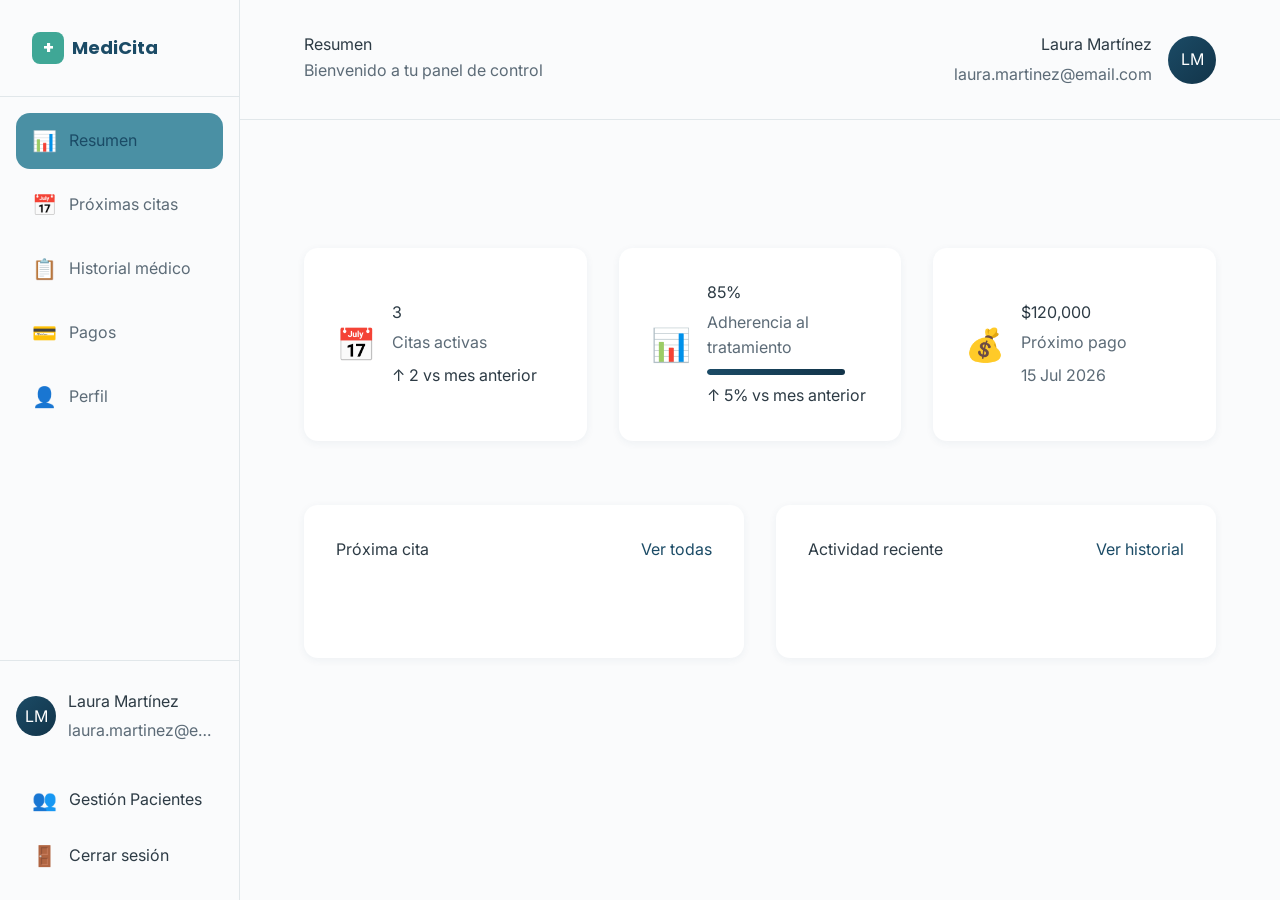
<file: pages/dashboard.html>
<!DOCTYPE html>
<html lang="es-CO">
<head>
  <meta charset="UTF-8">
  <meta name="viewport" content="width=device-width, initial-scale=1.0">
  <title>MediCita | Dashboard del paciente</title>
  <meta name="description" content="Gestiona tus citas médicas, historial y pagos en MediCita.">
  <link rel="icon" href="data:image/svg+xml,%3Csvg xmlns='http://www.w3.org/2000/svg' viewBox='0 0 32 32'%3E%3Crect width='32' height='32' rx='8' fill='%233FA796'/%3E%3Cpath d='M16 8v16M8 16h16' stroke='%23FAFBFC' stroke-width='3.5' stroke-linecap='round'/%3E%3C/svg%3E">

  <link rel="preconnect" href="https://fonts.googleapis.com">
  <link rel="preconnect" href="https://fonts.gstatic.com" crossorigin>
  <link href="https://fonts.googleapis.com/css2?family=Poppins:wght@600;700&family=Inter:wght@400;500&display=swap" rel="stylesheet">

  <link rel="stylesheet" href="../assets/css/reset.css">
  <link rel="stylesheet" href="../assets/css/variables.css">
  <link rel="stylesheet" href="../assets/css/base.css">
  <link rel="stylesheet" href="../assets/css/layout.css">
  <link rel="stylesheet" href="../assets/css/components.css">
  <link rel="stylesheet" href="../assets/css/dashboard.css">
  <link rel="stylesheet" href="../assets/css/responsive.css">
</head>
<body>
  <a class="skip-link" href="#dashboard-main">Saltar al contenido principal</a>

  <div class="mobile-overlay" id="mobile-overlay" aria-hidden="true"></div>

  <div class="dashboard-layout">
    <!-- SIDEBAR -->
    <aside class="dashboard-sidebar" id="dashboard-sidebar" aria-label="Navegación del dashboard">
      <button type="button" class="sidebar-close" id="sidebar-close" aria-label="Cerrar menú de navegación">×</button>
      <div class="sidebar-header">
        <a href="../index.html" class="navbar-logo">
          <span class="logo-mark" aria-hidden="true">+</span>
          <span class="logo-text">MediCita</span>
        </a>
      </div>

      <nav class="sidebar-nav" aria-label="Menú de navegación">
        <ul class="sidebar-menu">
          <li>
            <button type="button" class="sidebar-link sidebar-link--active" data-tab="overview" aria-current="page">
              <span class="sidebar-icon" aria-hidden="true">📊</span>
              <span>Resumen</span>
            </button>
          </li>
          <li>
            <button type="button" class="sidebar-link" data-tab="appointments">
              <span class="sidebar-icon" aria-hidden="true">📅</span>
              <span>Próximas citas</span>
            </button>
          </li>
          <li>
            <button type="button" class="sidebar-link" data-tab="history">
              <span class="sidebar-icon" aria-hidden="true">📋</span>
              <span>Historial médico</span>
            </button>
          </li>
          <li>
            <button type="button" class="sidebar-link" data-tab="payments">
              <span class="sidebar-icon" aria-hidden="true">💳</span>
              <span>Pagos</span>
            </button>
          </li>
          <li>
            <button type="button" class="sidebar-link" data-tab="profile">
              <span class="sidebar-icon" aria-hidden="true">👤</span>
              <span>Perfil</span>
            </button>
          </li>
        </ul>
      </nav>

      <div class="sidebar-footer">
        <div class="sidebar-user">
          <div class="sidebar-avatar" aria-hidden="true">
            <span id="sidebar-avatar-initials">LM</span>
          </div>
          <div class="sidebar-user-info">
            <p class="sidebar-user-name" id="sidebar-user-name">Laura Martínez</p>
            <p class="sidebar-user-email" id="sidebar-user-email">laura.martinez@email.com</p>
          </div>
        </div>
        <a href="patients.html" class="sidebar-logout">
          <span class="sidebar-icon" aria-hidden="true">👥</span>
          <span>Gestión Pacientes</span>
        </a>
        <a href="../index.html" class="sidebar-logout">
          <span class="sidebar-icon" aria-hidden="true">🚪</span>
          <span>Cerrar sesión</span>
        </a>
      </div>
    </aside>

    <!-- MAIN CONTENT -->
    <main class="dashboard-main" id="dashboard-main">
      <!-- HEADER -->
      <header class="dashboard-header">
        <div class="dashboard-header-inner">
          <div style="display: flex; align-items: center; gap: var(--space-4);">
            <button type="button" class="mobile-menu-toggle" id="mobile-menu-toggle" aria-label="Abrir menú de navegación" aria-expanded="false" aria-controls="dashboard-sidebar">
              <span class="mobile-menu-toggle-bar"></span>
              <span class="mobile-menu-toggle-bar"></span>
              <span class="mobile-menu-toggle-bar"></span>
            </button>
            <div>
              <h1 class="dashboard-title" id="dashboard-title">Resumen</h1>
              <p class="dashboard-subtitle" id="dashboard-subtitle">Bienvenido a tu panel de control</p>
            </div>
          </div>
          <div class="dashboard-user">
            <div class="user-info">
              <p class="user-name" id="user-name">Laura Martínez</p>
              <p class="user-email" id="user-email">laura.martinez@email.com</p>
            </div>
            <div class="user-avatar" aria-hidden="true">
              <span>LM</span>
            </div>
          </div>
        </div>
      </header>

      <!-- CONTENT AREA -->
      <div class="dashboard-content">
        <!-- TAB: OVERVIEW -->
        <section class="dashboard-tab dashboard-tab--active" id="tab-overview" aria-labelledby="dashboard-title">
          <div class="stats-grid">
            <article class="stat-card card">
              <div class="stat-icon" aria-hidden="true">📅</div>
              <div>
                <p class="stat-number" id="stat-appointments">3</p>
                <p class="stat-label">Citas activas</p>
                <p class="stat-variation stat-variation--positive">
                  <span aria-hidden="true">↑</span> 2 vs mes anterior
                </p>
              </div>
            </article>

            <article class="stat-card card">
              <div class="stat-icon" aria-hidden="true">📊</div>
              <div>
                <p class="stat-number" id="stat-adherence">85%</p>
                <p class="stat-label">Adherencia al tratamiento</p>
                <div class="stat-progress-bar">
                  <div class="stat-progress-fill" style="width: 85%;"></div>
                </div>
                <p class="stat-variation stat-variation--positive">
                  <span aria-hidden="true">↑</span> 5% vs mes anterior
                </p>
              </div>
            </article>

            <article class="stat-card card">
              <div class="stat-icon" aria-hidden="true">💰</div>
              <div>
                <p class="stat-number" id="stat-next-payment">$120,000</p>
                <p class="stat-label">Próximo pago</p>
                <p class="stat-variation stat-variation--neutral">
                  15 Jul 2026
                </p>
              </div>
            </article>
          </div>

          <div class="dashboard-grid">
            <section class="dashboard-section card">
              <div class="dashboard-section-header">
                <h2 class="dashboard-section-title">Próxima cita</h2>
                <a href="#" class="dashboard-link" data-tab="appointments">Ver todas</a>
              </div>
              <div class="next-appointment" id="next-appointment">
                <!-- Content populated by JS -->
              </div>
            </section>

            <section class="dashboard-section card">
              <div class="dashboard-section-header">
                <h2 class="dashboard-section-title">Actividad reciente</h2>
                <a href="#" class="dashboard-link" data-tab="history">Ver historial</a>
              </div>
              <ul class="activity-list" id="activity-list">
                <!-- Content populated by JS -->
              </ul>
            </section>
          </div>
        </section>

        <!-- TAB: APPOINTMENTS -->
        <section class="dashboard-tab" id="tab-appointments" aria-labelledby="appointments-title">
          <div class="dashboard-section-header">
            <h2 class="dashboard-section-title" id="appointments-title">Mis citas</h2>
            <button type="button" class="btn btn-primary btn-small" id="btn-new-appointment">Agendar nueva cita</button>
          </div>
          <div class="appointments-table-wrapper">
            <table class="appointments-table" id="appointments-table">
              <thead>
                <tr>
                  <th>Especialidad</th>
                  <th class="hide-mobile">Médico</th>
                  <th>Modalidad</th>
                  <th class="hide-mobile">Fecha</th>
                  <th>Precio COP</th>
                  <th>Estado</th>
                </tr>
              </thead>
              <tbody id="appointments-table-body">
                <tr>
                  <td>Cardiología</td>
                  <td class="hide-mobile">Dr. Andrés Gutiérrez</td>
                  <td>Videoconsulta</td>
                  <td class="hide-mobile">15 Jul 2026</td>
                  <td>$120,000</td>
                  <td><span class="appointment-badge appointment-badge--confirmed">Confirmada</span></td>
                </tr>
                <tr>
                  <td>Dermatología</td>
                  <td class="hide-mobile">Dra. Valentina León</td>
                  <td>Videoconsulta</td>
                  <td class="hide-mobile">22 Jul 2026</td>
                  <td>$95,000</td>
                  <td><span class="appointment-badge appointment-badge--confirmed">Confirmada</span></td>
                </tr>
                <tr>
                  <td>Medicina general</td>
                  <td class="hide-mobile">Dra. Camila Ramírez</td>
                  <td>Videoconsulta</td>
                  <td class="hide-mobile">10 Jul 2026</td>
                  <td>$85,000</td>
                  <td><span class="appointment-badge appointment-badge--completed">Completada</span></td>
                </tr>
                <tr>
                  <td>Psicología</td>
                  <td class="hide-mobile">Dr. Santiago Mejía</td>
                  <td>Videoconsulta</td>
                  <td class="hide-mobile">28 Jun 2026</td>
                  <td>$110,000</td>
                  <td><span class="appointment-badge appointment-badge--completed">Completada</span></td>
                </tr>
                <tr>
                  <td>Nutrición</td>
                  <td class="hide-mobile">Dra. María González</td>
                  <td>Videoconsulta</td>
                  <td class="hide-mobile">20 Jun 2026</td>
                  <td>$75,000</td>
                  <td><span class="appointment-badge appointment-badge--cancelled">Cancelada</span></td>
                </tr>
              </tbody>
            </table>
          </div>
        </section>

        <!-- TAB: HISTORY -->
        <section class="dashboard-tab" id="tab-history" aria-labelledby="history-title">
          <div class="dashboard-section-header">
            <h2 class="dashboard-section-title" id="history-title">Historial médico</h2>
            <button type="button" class="btn btn-ghost btn-small" id="btn-export-history">Exportar historial</button>
          </div>
          <div class="history-table-wrapper">
            <table class="history-table" id="history-table">
              <thead>
                <tr>
                  <th>Fecha</th>
                  <th>Especialidad</th>
                  <th>Médico</th>
                  <th>Diagnóstico</th>
                  <th>Acciones</th>
                </tr>
              </thead>
              <tbody id="history-table-body">
                <!-- Content populated by JS -->
              </tbody>
            </table>
          </div>
        </section>

        <!-- TAB: PAYMENTS -->
        <section class="dashboard-tab" id="tab-payments" aria-labelledby="payments-title">
          <div class="dashboard-section-header">
            <h2 class="dashboard-section-title" id="payments-title">Historial de pagos</h2>
          </div>
          <div class="payments-list" id="payments-list">
            <!-- Content populated by JS -->
          </div>
        </section>

        <!-- TAB: PROFILE -->
        <section class="dashboard-tab" id="tab-profile" aria-labelledby="profile-title">
          <div class="dashboard-section-header">
            <h2 class="dashboard-section-title" id="profile-title">Mi perfil</h2>
          </div>
          <form class="profile-form" id="profile-form" novalidate>
            <div class="profile-header">
              <div class="profile-avatar-large">
                <span id="profile-avatar-initials">LM</span>
              </div>
              <button type="button" class="btn btn-ghost btn-small" id="btn-change-photo">Cambiar foto</button>
              <input type="file" id="photo-upload-input" accept="image/*" hidden>
            </div>

            <div class="form-grid">
              <div class="form-row">
                <label for="profile-full-name" class="form-label">Nombre completo</label>
                <input type="text" id="profile-full-name" name="full-name" class="form-input" required aria-describedby="profile-full-name-error">
                <span class="form-error" id="profile-full-name-error" role="alert"></span>
              </div>

              <div class="form-row">
                <label for="profile-email" class="form-label">Correo electrónico</label>
                <input type="email" id="profile-email" name="email" class="form-input" required aria-describedby="profile-email-error">
                <span class="form-error" id="profile-email-error" role="alert"></span>
              </div>

              <div class="form-row">
                <label for="profile-phone" class="form-label">Número de celular</label>
                <input type="tel" id="profile-phone" name="phone" class="form-input" required maxlength="10" aria-describedby="profile-phone-error">
                <span class="form-error" id="profile-phone-error" role="alert"></span>
              </div>

              <div class="form-row">
                <label for="profile-birthdate" class="form-label">Fecha de nacimiento</label>
                <input type="date" id="profile-birthdate" name="birthdate" class="form-input" required readonly aria-describedby="profile-birthdate-error">
                <span class="form-error" id="profile-birthdate-error" role="alert"></span>
              </div>

              <div class="form-row form-row--full">
                <label for="profile-address" class="form-label">Dirección</label>
                <input type="text" id="profile-address" name="address" class="form-input" aria-describedby="profile-address-error">
                <span class="form-error" id="profile-address-error" role="alert"></span>
              </div>

              <div class="form-row">
                <label for="profile-city" class="form-label">Ciudad</label>
                <input type="text" id="profile-city" name="city" class="form-input" required aria-describedby="profile-city-error">
                <span class="form-error" id="profile-city-error" role="alert"></span>
              </div>

              <div class="form-row">
                <label for="profile-occupation" class="form-label">Ocupación</label>
                <input type="text" id="profile-occupation" name="occupation" class="form-input" aria-describedby="profile-occupation-error">
                <span class="form-error" id="profile-occupation-error" role="alert"></span>
              </div>
            </div>

            <div class="profile-actions">
              <button type="submit" class="btn btn-primary">Guardar cambios</button>
              <button type="button" class="btn btn-ghost" id="btn-cancel-profile">Cancelar</button>
            </div>
          </form>
        </section>
      </div>
    </main>
  </div>

  <script type="module" src="../assets/js/dashboard.js" defer></script>
</body>
</html>
</file>
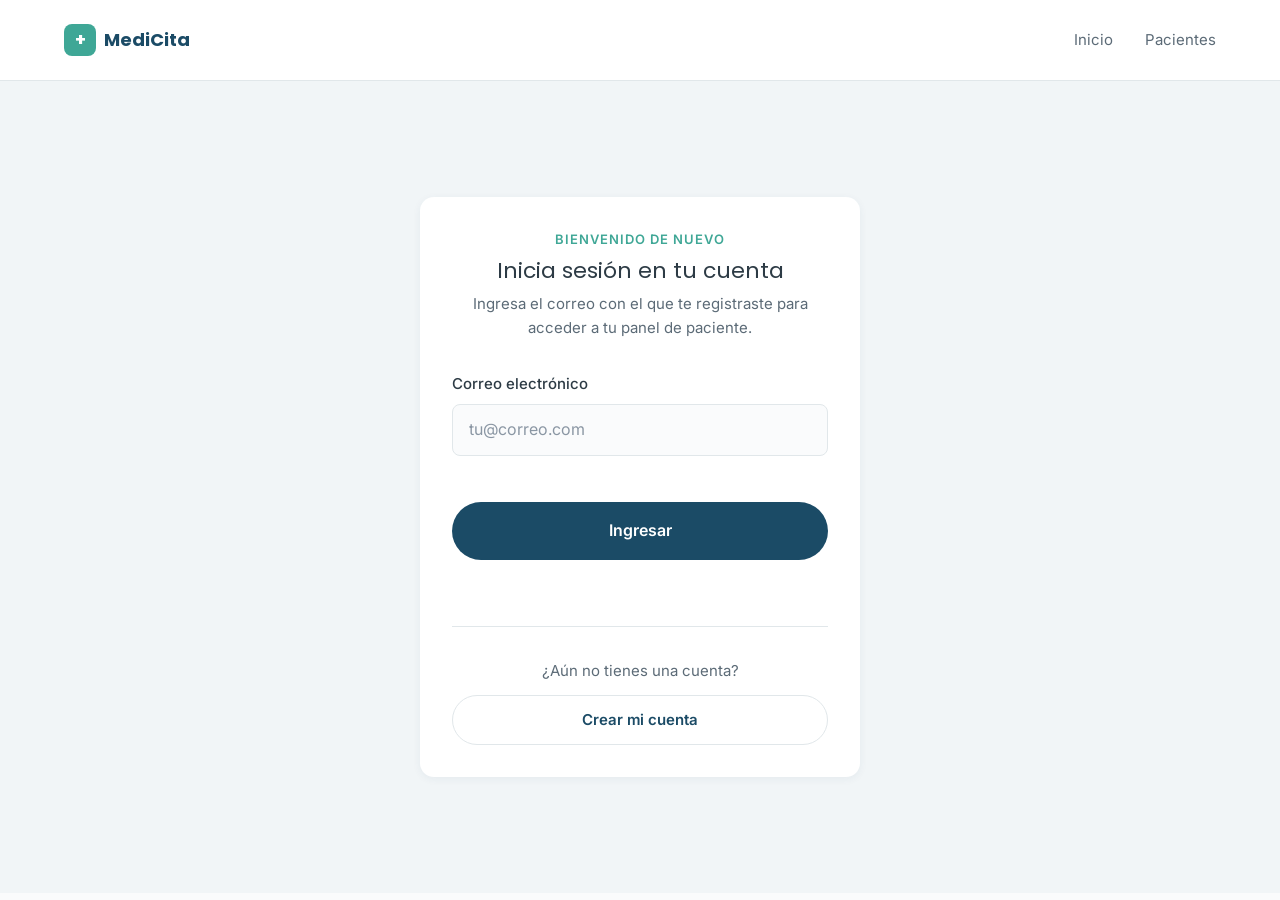
<file: pages/login.html>
<!DOCTYPE html>
<html lang="es-CO">
<head>
  <meta charset="UTF-8">
  <meta name="viewport" content="width=device-width, initial-scale=1.0">
  <title>MediCita | Iniciar sesión</title>
  <meta name="description" content="Inicia sesión en MediCita para acceder a tu panel de paciente.">
  <link rel="icon" href="data:image/svg+xml,%3Csvg xmlns='http://www.w3.org/2000/svg' viewBox='0 0 32 32'%3E%3Crect width='32' height='32' rx='8' fill='%233FA796'/%3E%3Cpath d='M16 8v16M8 16h16' stroke='%23FAFBFC' stroke-width='3.5' stroke-linecap='round'/%3E%3C/svg%3E">

  <link rel="preconnect" href="https://fonts.googleapis.com">
  <link rel="preconnect" href="https://fonts.gstatic.com" crossorigin>
  <link href="https://fonts.googleapis.com/css2?family=Poppins:wght@600;700&family=Inter:wght@400;500&display=swap" rel="stylesheet">

  <link rel="stylesheet" href="../assets/css/reset.css">
  <link rel="stylesheet" href="../assets/css/variables.css">
  <link rel="stylesheet" href="../assets/css/base.css">
  <link rel="stylesheet" href="../assets/css/layout.css">
  <link rel="stylesheet" href="../assets/css/components.css">
  <link rel="stylesheet" href="../assets/css/login.css">
  <link rel="stylesheet" href="../assets/css/responsive.css">
</head>
<body>
  <a class="skip-link" href="#login-main">Saltar al contenido principal</a>

  <header class="page-header">
    <div class="container">
      <div class="page-header-inner">
        <a href="../index.html" class="navbar-logo">
          <span class="logo-mark" aria-hidden="true">+</span>
          <span class="logo-text">MediCita</span>
        </a>
        <nav class="page-nav">
          <a href="../index.html" class="nav-link">Inicio</a>
          <a href="patients.html" class="nav-link">Pacientes</a>
        </nav>
      </div>
    </div>
  </header>

  <main class="login-main" id="login-main">
    <div class="login-card card">
      <div class="login-header">
        <p class="eyebrow">Bienvenido de nuevo</p>
        <h1 class="login-title">Inicia sesión en tu cuenta</h1>
        <p class="login-description">
          Ingresa el correo con el que te registraste para acceder a tu panel de paciente.
        </p>
      </div>

      <form class="login-form" id="login-form" novalidate>
        <div class="form-row">
          <label for="login-email" class="form-label">Correo electrónico</label>
          <input type="email" id="login-email" name="email" class="form-input" placeholder="tu@correo.com" required autocomplete="email" aria-describedby="login-email-error">
          <span class="form-error" id="login-email-error" role="alert"></span>
        </div>

        <button type="submit" class="btn btn-primary btn-large btn-full">Ingresar</button>
        <p class="login-feedback" id="login-feedback" role="status"></p>
      </form>

      <div class="login-footer">
        <p>¿Aún no tienes una cuenta?</p>
        <a href="../index.html#register" class="btn btn-ghost btn-full">Crear mi cuenta</a>
      </div>
    </div>
  </main>

  <script type="module" src="../assets/js/login.js" defer></script>
</body>
</html>
</file>
<file: assets/css/variables.css>
/* ==========================================================================
   VARIABLES.CSS
   Design tokens centralizados: color, tipografía, espaciado, sombra, radio.
   Ningún otro archivo debe declarar un valor "mágico" que pertenezca aquí.
   ========================================================================== */

:root {
  /* ---------- Color: marca ---------- */
  --color-primary: #1B4B66;        /* Azul petróleo profundo */
  --color-primary-light: #4A90A4;  /* Azul cielo suave */
  --color-primary-dark: #123449;   /* Variante oscura para hover/estados */

  --color-accent: #3FA796;         /* Verde menta cálido (CTA, éxito) */
  --color-accent-dark: #2F8377;    /* Hover del acento */
  --color-accent-soft: #E8F5F0;    /* Fondo verde suave */

  --color-highlight: #F4A261;      /* Naranja coral: uso puntual y moderado */

  /* ---------- Color: neutros ---------- */
  --color-bg: #FAFBFC;             /* Blanco cálido, fondo general */
  --color-bg-alt: #F1F5F7;         /* Fondo de secciones alternas */
  --color-white: #FFFFFF;

  --color-text: #2D3B45;           /* Texto principal */
  --color-text-secondary: #5C6B77; /* Texto secundario */
  --color-text-muted: #8A96A3;     /* Placeholders, captions */

  --color-border: #E1E7EA;

  /* ---------- Tipografía ---------- */
  --font-display: 'Poppins', 'Segoe UI', sans-serif;
  --font-body: 'Inter', 'Segoe UI', sans-serif;

  --fs-xs: 0.8125rem;   /* 13px */
  --fs-sm: 0.9375rem;   /* 15px */
  --fs-base: 1rem;      /* 16px */
  --fs-md: 1.125rem;    /* 18px */
  --fs-lg: 1.375rem;    /* 22px */
  --fs-xl: clamp(1.75rem, 1.5rem + 1vw, 2.25rem);
  --fs-2xl: clamp(2.5rem, 2rem + 2vw, 3.5rem);
  --fs-stat: clamp(2.5rem, 2rem + 1.5vw, 3rem);

  --lh-tight: 1.2;
  --lh-normal: 1.5;
  --lh-relaxed: 1.6;

  /* ---------- Espaciado (escala de 4px) ---------- */
  --space-1: 0.25rem;
  --space-2: 0.5rem;
  --space-3: 0.75rem;
  --space-4: 1rem;
  --space-5: 1.5rem;
  --space-6: 2rem;
  --space-7: 3rem;
  --space-8: 4rem;
  --space-9: 6rem;

  /* ---------- Layout ---------- */
  --container-width: 1200px;
  --container-padding: var(--space-5);

  /* ---------- Bordes y sombras ---------- */
  --radius-sm: 8px;
  --radius-md: 14px;
  --radius-lg: 24px;
  --radius-full: 999px;

  --shadow-sm: 0 2px 8px rgba(27, 75, 102, 0.06);
  --shadow-md: 0 8px 24px rgba(27, 75, 102, 0.10);
  --shadow-lg: 0 16px 40px rgba(27, 75, 102, 0.14);

  /* ---------- Transición ---------- */
  --transition-fast: 150ms ease;
  --transition-base: 250ms ease;

  /* ---------- Z-index ---------- */
  --z-header: 100;
  --z-modal: 200;
}
</file>
<file: assets/css/base.css>
/* ==========================================================================
   BASE.CSS
   Estilos globales sobre elementos HTML puros (sin clases).
   Depende de variables.css. No define layout ni componentes reutilizables.
   ========================================================================== */

body {
  font-family: var(--font-body);
  font-size: var(--fs-base);
  line-height: var(--lh-relaxed);
  color: var(--color-text);
  background-color: var(--color-bg);
}

h1, h2, h3, h4 {
  font-family: var(--font-display);
  line-height: var(--lh-tight);
  color: var(--color-primary);
}

p {
  color: var(--color-text-secondary);
}

a {
  transition: color var(--transition-fast);
}

/* Foco visible accesible: nunca se elimina, solo se estiliza */
:focus-visible {
  outline: 3px solid var(--color-accent);
  outline-offset: 2px;
  border-radius: var(--radius-sm);
}

::selection {
  background-color: var(--color-accent-soft);
  color: var(--color-primary-dark);
}

/* Enlace de accesibilidad: oculto hasta recibir foco (navegación por teclado) */
.skip-link {
  position: absolute;
  top: -100%;
  left: var(--space-4);
  background-color: var(--color-primary);
  color: var(--color-white);
  padding: var(--space-3) var(--space-5);
  border-radius: var(--radius-sm);
  z-index: var(--z-modal);
  transition: top var(--transition-fast);
}

.skip-link:focus {
  top: var(--space-4);
}

/* ---------- Utilidades de texto reutilizables ---------- */
.eyebrow {
  font-family: var(--font-body);
  font-size: var(--fs-xs);
  font-weight: 600;
  letter-spacing: 0.08em;
  text-transform: uppercase;
  color: var(--color-accent);
  margin-bottom: var(--space-2);
}

.section-title {
  font-size: var(--fs-xl);
  font-weight: 700;
  margin-bottom: var(--space-3);
}

.section-title-inverse {
  color: var(--color-white);
}

.section-description {
  font-size: var(--fs-md);
  max-width: 620px;
}
</file>
<file: assets/css/layout.css>
/* ==========================================================================
   LAYOUT.CSS
   Contenedores, sistema de secciones y estructura de navbar/footer.
   Reutilizable en el Dashboard (Fase 2). No define color de marca ni copy.
   ========================================================================== */

.container {
  width: 100%;
  max-width: var(--container-width);
  margin-inline: auto;
  padding-inline: var(--container-padding);
}

section {
  padding-block: var(--space-8);
}

.section-heading {
  max-width: 640px;
  margin-inline: auto;
  text-align: center;
  margin-bottom: var(--space-7);
}

/* ---------- Header / Navbar ---------- */
.site-header {
  position: sticky;
  top: 0;
  z-index: var(--z-header);
  background-color: rgba(250, 251, 252, 0.92);
  backdrop-filter: blur(8px);
  border-bottom: 1px solid var(--color-border);
}

.navbar-inner {
  display: flex;
  align-items: center;
  justify-content: space-between;
  min-height: 72px;
}

.navbar-logo {
  display: flex;
  align-items: center;
  gap: var(--space-2);
  font-family: var(--font-display);
  font-weight: 700;
  font-size: var(--fs-md);
  color: var(--color-primary);
}

.logo-mark {
  display: grid;
  place-items: center;
  width: 32px;
  height: 32px;
  background-color: var(--color-accent);
  color: var(--color-white);
  border-radius: var(--radius-sm);
  font-size: var(--fs-md);
  line-height: 1;
}

.menu-toggle {
  display: flex;
  flex-direction: column;
  justify-content: center;
  gap: 5px;
  width: 40px;
  height: 40px;
}

.menu-toggle-bar {
  width: 22px;
  height: 2px;
  background-color: var(--color-primary);
  transition: transform var(--transition-fast), opacity var(--transition-fast);
}

.navbar-menu {
  display: flex;
  align-items: center;
  gap: var(--space-7);
}

.navbar-link {
  font-size: var(--fs-sm);
  font-weight: 500;
  color: var(--color-text);
  padding-block: var(--space-2);
}

.navbar-link:hover {
  color: var(--color-primary);
}

.navbar-menu .btn {
  margin-left: var(--space-3);
}

/* ---------- Footer ---------- */
.site-footer {
  background-color: var(--color-primary);
  color: var(--color-bg-alt);
  padding-block: var(--space-8) var(--space-5);
}

.footer-inner {
  display: grid;
  gap: var(--space-7);
  padding-bottom: var(--space-7);
  border-bottom: 1px solid rgba(255, 255, 255, 0.12);
}

.footer-tagline {
  color: rgba(250, 251, 252, 0.7);
  margin-top: var(--space-3);
  max-width: 320px;
}

.footer-brand .logo-text,
.footer-brand .navbar-logo {
  color: var(--color-white);
}

.footer-nav {
  display: grid;
  gap: var(--space-6);
}

.footer-heading {
  font-family: var(--font-display);
  font-size: var(--fs-sm);
  color: var(--color-white);
  margin-bottom: var(--space-3);
}

.footer-column ul {
  display: grid;
  gap: var(--space-2);
}

.footer-column a {
  color: rgba(250, 251, 252, 0.7);
  font-size: var(--fs-sm);
}

.footer-column a:hover {
  color: var(--color-white);
}

.footer-social {
  display: flex;
  gap: var(--space-5);
}

.footer-social a {
  color: rgba(250, 251, 252, 0.7);
  font-size: var(--fs-sm);
}

.footer-social a:hover {
  color: var(--color-white);
}

.footer-bottom {
  padding-top: var(--space-5);
  text-align: center;
  font-size: var(--fs-xs);
  color: rgba(250, 251, 252, 0.6);
}
</file>
<file: assets/css/components.css>
/* ==========================================================================
   COMPONENTS.CSS
   Piezas de UI reutilizables y agnósticas de página: botones, tarjetas,
   formularios. Se reutilizarán íntegramente en el Dashboard (Fase 2).
   ========================================================================== */

/* ---------- Botones ---------- */
.btn {
  display: inline-flex;
  align-items: center;
  justify-content: center;
  gap: var(--space-2);
  font-family: var(--font-body);
  font-weight: 600;
  font-size: var(--fs-sm);
  padding: var(--space-3) var(--space-5);
  border-radius: var(--radius-full);
  transition: transform var(--transition-fast), box-shadow var(--transition-fast), background-color var(--transition-fast);
  white-space: nowrap;
}

.btn-primary {
  background-color: var(--color-primary);
  color: var(--color-white);
}

.btn-primary:hover {
  background-color: var(--color-primary-dark);
  transform: translateY(-2px);
  box-shadow: var(--shadow-md);
}

.btn-accent {
  background-color: var(--color-accent);
  color: var(--color-white);
}

.btn-accent:hover {
  background-color: var(--color-accent-dark);
  transform: translateY(-2px);
  box-shadow: var(--shadow-md);
}

.btn-ghost {
  background-color: transparent;
  color: var(--color-primary);
  border: 1.5px solid var(--color-border);
}

.btn-ghost:hover {
  border-color: var(--color-primary);
  background-color: var(--color-white);
}

.btn-small {
  padding: var(--space-2) var(--space-4);
  font-size: var(--fs-xs);
}

.btn-large {
  padding: var(--space-4) var(--space-6);
  font-size: var(--fs-base);
}

.btn-full {
  width: 100%;
}

/* ---------- Tarjetas ---------- */
.card {
  background-color: var(--color-white);
  border-radius: var(--radius-md);
  box-shadow: var(--shadow-sm);
  padding: var(--space-6);
  transition: box-shadow var(--transition-base), transform var(--transition-base);
}

.card:hover {
  box-shadow: var(--shadow-md);
  transform: translateY(-4px);
}

/* ---------- Formularios ---------- */
.form-row {
  display: flex;
  flex-direction: column;
  gap: var(--space-2);
  margin-bottom: var(--space-5);
}

.form-label {
  font-size: var(--fs-sm);
  font-weight: 500;
  color: var(--color-text);
}

.form-input {
  padding: var(--space-3) var(--space-4);
  border: 1.5px solid var(--color-border);
  border-radius: var(--radius-sm);
  background-color: var(--color-bg);
  color: var(--color-text);
  font-size: var(--fs-base);
  transition: border-color var(--transition-fast);
}

.form-input:focus {
  border-color: var(--color-accent);
  outline: none;
}

.form-input::placeholder {
  color: var(--color-text-muted);
}

.form-row-checkbox {
  flex-direction: row;
  align-items: flex-start;
  gap: var(--space-3);
}

.form-row-checkbox label {
  font-size: var(--fs-sm);
  color: var(--color-text-secondary);
}

.form-row-checkbox input {
  margin-top: 3px;
  accent-color: var(--color-accent);
}

.form-input.is-invalid {
  border-color: #D64545;
  background-color: #FDF3F3;
}

.form-error {
  display: block;
  min-height: 1.1em;
  font-size: var(--fs-xs);
  color: #D64545;
}

.form-success {
  margin-top: var(--space-4);
  text-align: center;
  font-size: var(--fs-sm);
  font-weight: 500;
  color: var(--color-accent-dark);
}

/* ---------- Badges (uso futuro: dashboard) ---------- */
.badge {
  display: inline-flex;
  align-items: center;
  padding: var(--space-1) var(--space-3);
  border-radius: var(--radius-full);
  font-size: var(--fs-xs);
  font-weight: 600;
  background-color: var(--color-accent-soft);
  color: var(--color-accent-dark);
}
</file>
<file: assets/css/dashboard.css>
/* ==========================================================================
   DASHBOARD.CSS
   Estilos específicos del dashboard del paciente.
   Extiende variables.css y reutiliza componentes.css
   ========================================================================== */

/* ==========================================================================
   DASHBOARD LAYOUT
   Layout principal del dashboard: sidebar + main content
   ========================================================================== */

.dashboard-layout {
  display: grid;
  grid-template-columns: 240px 1fr;
  min-height: 100vh;
  background-color: var(--color-background);
}

/* ==========================================================================
   SIDEBAR
   Barra lateral de navegación del dashboard
   ========================================================================== */

.dashboard-sidebar {
  position: sticky;
  top: 0;
  height: 100vh;
  background-color: var(--color-surface);
  border-right: 1px solid var(--color-border);
  display: flex;
  flex-direction: column;
  overflow-y: auto;
}

.sidebar-header {
  padding: var(--space-6);
  border-bottom: 1px solid var(--color-border);
}

.sidebar-nav {
  flex: 1;
  padding: var(--space-4);
}

.sidebar-menu {
  list-style: none;
  display: flex;
  flex-direction: column;
  gap: var(--space-2);
}

.sidebar-link {
  display: flex;
  align-items: center;
  gap: var(--space-3);
  width: 100%;
  padding: var(--space-3) var(--space-4);
  border: none;
  background: none;
  border-radius: var(--radius-md);
  color: var(--color-text-secondary);
  font-family: var(--font-body);
  font-size: var(--font-size-base);
  font-weight: var(--font-weight-regular);
  text-align: left;
  cursor: pointer;
  transition: all var(--transition-fast);
}

.sidebar-link:hover {
  background-color: var(--color-background-hover);
  color: var(--color-text-primary);
}

.sidebar-link--active {
  background-color: var(--color-primary-light);
  color: var(--color-primary);
  font-weight: var(--font-weight-medium);
}

.sidebar-icon {
  font-size: 1.25rem;
  flex-shrink: 0;
}

.sidebar-footer {
  padding: var(--space-4);
  border-top: 1px solid var(--color-border);
}

.sidebar-user {
  display: flex;
  align-items: center;
  gap: var(--space-3);
  padding: var(--space-3) 0;
  margin-bottom: var(--space-4);
}

.sidebar-avatar {
  width: 40px;
  height: 40px;
  border-radius: var(--radius-full);
  background: linear-gradient(135deg, var(--color-primary), var(--color-primary-dark));
  display: flex;
  align-items: center;
  justify-content: center;
  color: var(--color-white);
  font-family: var(--font-heading);
  font-size: var(--font-size-sm);
  font-weight: var(--font-weight-bold);
  flex-shrink: 0;
}

.sidebar-user-info {
  flex: 1;
  min-width: 0;
}

.sidebar-user-name {
  font-family: var(--font-body);
  font-size: var(--font-size-sm);
  font-weight: var(--font-weight-medium);
  color: var(--color-text-primary);
  margin: 0;
  overflow: hidden;
  text-overflow: ellipsis;
  white-space: nowrap;
}

.sidebar-user-email {
  font-family: var(--font-body);
  font-size: var(--font-size-xs);
  color: var(--color-text-secondary);
  margin: var(--space-1) 0 0 0;
  overflow: hidden;
  text-overflow: ellipsis;
  white-space: nowrap;
}

.sidebar-logout {
  display: flex;
  align-items: center;
  gap: var(--space-3);
  width: 100%;
  padding: var(--space-3) var(--space-4);
  border-radius: var(--radius-md);
  color: var(--color-error);
  text-decoration: none;
  font-family: var(--font-body);
  font-size: var(--font-size-base);
  font-weight: var(--font-weight-regular);
  transition: all var(--transition-fast);
}

.sidebar-logout:hover {
  background-color: var(--color-error-light);
}

/* ==========================================================================
   DASHBOARD MAIN
   Área principal de contenido del dashboard
   ========================================================================== */

.dashboard-main {
  display: flex;
  flex-direction: column;
  overflow-y: auto;
}

/* ==========================================================================
   DASHBOARD HEADER
   Header del dashboard con título y usuario
   ========================================================================== */

.dashboard-header {
  background-color: var(--color-surface);
  border-bottom: 1px solid var(--color-border);
  padding: var(--space-6) var(--space-8);
  position: sticky;
  top: 0;
  z-index: var(--z-index-sticky);
}

.dashboard-header-inner {
  display: flex;
  justify-content: space-between;
  align-items: center;
  max-width: 1400px;
  margin: 0 auto;
}

.dashboard-title {
  font-family: var(--font-heading);
  font-size: var(--font-size-2xl);
  font-weight: var(--font-weight-bold);
  color: var(--color-text-primary);
  margin: 0;
}

.dashboard-subtitle {
  font-family: var(--font-body);
  font-size: var(--font-size-sm);
  color: var(--color-text-secondary);
  margin: var(--space-1) 0 0 0;
}

.dashboard-user {
  display: flex;
  align-items: center;
  gap: var(--space-4);
}

.user-info {
  text-align: right;
}

.user-name {
  font-family: var(--font-body);
  font-size: var(--font-size-sm);
  font-weight: var(--font-weight-medium);
  color: var(--color-text-primary);
  margin: 0;
}

.user-email {
  font-family: var(--font-body);
  font-size: var(--font-size-xs);
  color: var(--color-text-secondary);
  margin: var(--space-1) 0 0 0;
}

.user-avatar {
  width: 48px;
  height: 48px;
  border-radius: var(--radius-full);
  background: linear-gradient(135deg, var(--color-primary), var(--color-primary-dark));
  display: flex;
  align-items: center;
  justify-content: center;
  color: var(--color-white);
  font-family: var(--font-heading);
  font-size: var(--font-size-sm);
  font-weight: var(--font-weight-bold);
}

/* ==========================================================================
   DASHBOARD CONTENT
   Contenedor principal del contenido del dashboard
   ========================================================================== */

.dashboard-content {
  flex: 1;
  padding: var(--space-8);
  max-width: 1400px;
  margin: 0 auto;
  width: 100%;
}

/* ==========================================================================
   DASHBOARD TABS
   Sistema de navegación por tabs del dashboard
   ========================================================================== */

.dashboard-tab {
  display: none;
}

.dashboard-tab--active {
  display: block;
  animation: fadeIn var(--transition-normal);
}

@keyframes fadeIn {
  from {
    opacity: 0;
    transform: translateY(8px);
  }
  to {
    opacity: 1;
    transform: translateY(0);
  }
}

/* ==========================================================================
   STATS GRID
   Grid de tarjetas de estadísticas
   ========================================================================== */

.stats-grid {
  display: grid;
  grid-template-columns: repeat(auto-fit, minmax(240px, 1fr));
  gap: var(--space-6);
  margin-bottom: var(--space-8);
}

.stat-card {
  display: flex;
  align-items: center;
  gap: var(--space-4);
  padding: var(--space-6);
}

.stat-icon {
  font-size: 2rem;
  flex-shrink: 0;
}

.stat-number {
  font-family: var(--font-heading);
  font-size: var(--font-size-3xl);
  font-weight: var(--font-weight-bold);
  color: var(--color-text-primary);
  margin: 0;
}

.stat-label {
  font-family: var(--font-body);
  font-size: var(--font-size-sm);
  color: var(--color-text-secondary);
  margin: var(--space-1) 0 0 0;
}

.stat-variation {
  font-family: var(--font-body);
  font-size: var(--font-size-xs);
  margin: var(--space-2) 0 0 0;
}

.stat-variation--positive {
  color: var(--color-success);
}

.stat-variation--negative {
  color: var(--color-error);
}

.stat-variation--neutral {
  color: var(--color-text-secondary);
}

.stat-progress-bar {
  width: 100%;
  height: 6px;
  background-color: var(--color-background);
  border-radius: var(--radius-full);
  margin: var(--space-2) 0;
  overflow: hidden;
}

.stat-progress-fill {
  height: 100%;
  background: linear-gradient(90deg, var(--color-primary), var(--color-primary-dark));
  border-radius: var(--radius-full);
  transition: width var(--transition-normal);
}

/* ==========================================================================
   DASHBOARD GRID
   Grid de secciones del dashboard
   ========================================================================== */

.dashboard-grid {
  display: grid;
  grid-template-columns: repeat(auto-fit, minmax(400px, 1fr));
  gap: var(--space-6);
}

/* ==========================================================================
   DASHBOARD SECTION
   Secciones individuales del dashboard
   ========================================================================== */

.dashboard-section {
  padding: var(--space-6);
}

.dashboard-section-header {
  display: flex;
  justify-content: space-between;
  align-items: center;
  margin-bottom: var(--space-6);
}

.dashboard-section-title {
  font-family: var(--font-heading);
  font-size: var(--font-size-lg);
  font-weight: var(--font-weight-bold);
  color: var(--color-text-primary);
  margin: 0;
}

.dashboard-link {
  font-family: var(--font-body);
  font-size: var(--font-size-sm);
  color: var(--color-primary);
  text-decoration: none;
  font-weight: var(--font-weight-medium);
  transition: color var(--transition-fast);
}

.dashboard-link:hover {
  color: var(--color-primary-dark);
  text-decoration: underline;
}

/* ==========================================================================
   NEXT APPOINTMENT
   Tarjeta de próxima cita
   ========================================================================== */

.next-appointment {
  padding: var(--space-4);
  background-color: var(--color-background);
  border-radius: var(--radius-md);
}

/* ==========================================================================
   ACTIVITY LIST
   Lista de actividad reciente
   ========================================================================== */

.activity-list {
  list-style: none;
  display: flex;
  flex-direction: column;
  gap: var(--space-4);
}

.activity-item {
  display: flex;
  align-items: flex-start;
  gap: var(--space-4);
  padding: var(--space-4);
  background-color: var(--color-background);
  border-radius: var(--radius-md);
}

.activity-icon {
  width: 40px;
  height: 40px;
  border-radius: var(--radius-full);
  background-color: var(--color-primary-light);
  display: flex;
  align-items: center;
  justify-content: center;
  font-size: 1.25rem;
  flex-shrink: 0;
}

.activity-content {
  flex: 1;
}

.activity-title {
  font-family: var(--font-body);
  font-size: var(--font-size-sm);
  font-weight: var(--font-weight-medium);
  color: var(--color-text-primary);
  margin: 0 0 var(--space-1) 0;
}

.activity-description {
  font-family: var(--font-body);
  font-size: var(--font-size-sm);
  color: var(--color-text-secondary);
  margin: 0;
}

.activity-date {
  font-family: var(--font-body);
  font-size: var(--font-size-xs);
  color: var(--color-text-tertiary);
  margin: var(--space-1) 0 0 0;
}

/* ==========================================================================
   APPOINTMENTS TABLE
   Tabla de citas con filas alternadas y badges de estado
   ========================================================================== */

.appointments-table-wrapper {
  overflow-x: auto;
}

.appointments-table {
  width: 100%;
  border-collapse: collapse;
}

.appointments-table th,
.appointments-table td {
  padding: var(--space-4) var(--space-6);
  text-align: left;
  border-bottom: 1px solid var(--color-border);
}

.appointments-table th {
  font-family: var(--font-body);
  font-size: var(--font-size-xs);
  font-weight: var(--font-weight-semibold);
  color: var(--color-text-secondary);
  text-transform: uppercase;
  letter-spacing: 0.05em;
  background-color: var(--color-background);
}

.appointments-table td {
  font-family: var(--font-body);
  font-size: var(--font-size-sm);
  color: var(--color-text-primary);
}

.appointments-table tbody tr:nth-child(even) {
  background-color: var(--color-background);
}

.appointments-table tbody tr:hover {
  background-color: var(--color-background-hover);
}

.appointment-badge {
  display: inline-block;
  padding: var(--space-1) var(--space-3);
  border-radius: var(--radius-full);
  font-family: var(--font-body);
  font-size: var(--font-size-xs);
  font-weight: var(--font-weight-medium);
  text-transform: uppercase;
}

.appointment-badge--confirmed {
  background-color: var(--color-primary-light);
  color: var(--color-primary);
}

.appointment-badge--completed {
  background-color: var(--color-success-light);
  color: var(--color-success);
}

.appointment-badge--cancelled {
  background-color: var(--color-warning-light);
  color: var(--color-warning);
}

.appointment-card {
  display: flex;
  align-items: center;
  gap: var(--space-6);
  padding: var(--space-6);
  background-color: var(--color-surface);
  border: 1px solid var(--color-border);
  border-radius: var(--radius-md);
  transition: all var(--transition-fast);
}

.appointment-card:hover {
  border-color: var(--color-primary);
  box-shadow: var(--shadow-md);
}

.appointment-date {
  display: flex;
  flex-direction: column;
  align-items: center;
  justify-content: center;
  width: 64px;
  height: 64px;
  background-color: var(--color-primary-light);
  border-radius: var(--radius-md);
  flex-shrink: 0;
}

.appointment-day {
  font-family: var(--font-heading);
  font-size: var(--font-size-xl);
  font-weight: var(--font-weight-bold);
  color: var(--color-primary);
  margin: 0;
}

.appointment-month {
  font-family: var(--font-body);
  font-size: var(--font-size-xs);
  font-weight: var(--font-weight-medium);
  color: var(--color-primary);
  text-transform: uppercase;
  margin: 0;
}

.appointment-info {
  flex: 1;
}

.appointment-doctor {
  font-family: var(--font-body);
  font-size: var(--font-size-base);
  font-weight: var(--font-weight-medium);
  color: var(--color-text-primary);
  margin: 0 0 var(--space-1) 0;
}

.appointment-specialty {
  font-family: var(--font-body);
  font-size: var(--font-size-sm);
  color: var(--color-text-secondary);
  margin: 0 0 var(--space-2) 0;
}

.appointment-time {
  font-family: var(--font-body);
  font-size: var(--font-size-sm);
  color: var(--color-text-primary);
  display: flex;
  align-items: center;
  gap: var(--space-2);
}

.appointment-actions {
  display: flex;
  gap: var(--space-3);
}

/* ==========================================================================
   HISTORY TABLE
   Tabla de historial médico
   ========================================================================== */

.history-table-wrapper {
  overflow-x: auto;
}

.history-table {
  width: 100%;
  border-collapse: collapse;
}

.history-table th,
.history-table td {
  padding: var(--space-4) var(--space-6);
  text-align: left;
  border-bottom: 1px solid var(--color-border);
}

.history-table th {
  font-family: var(--font-body);
  font-size: var(--font-size-xs);
  font-weight: var(--font-weight-semibold);
  color: var(--color-text-secondary);
  text-transform: uppercase;
  letter-spacing: 0.05em;
  background-color: var(--color-background);
}

.history-table td {
  font-family: var(--font-body);
  font-size: var(--font-size-sm);
  color: var(--color-text-primary);
}

.history-table tr:hover {
  background-color: var(--color-background-hover);
}

/* ==========================================================================
   PAYMENTS LIST
   Lista de pagos
   ========================================================================== */

.payments-list {
  display: flex;
  flex-direction: column;
  gap: var(--space-4);
}

.payment-card {
  display: flex;
  align-items: center;
  justify-content: space-between;
  padding: var(--space-6);
  background-color: var(--color-surface);
  border: 1px solid var(--color-border);
  border-radius: var(--radius-md);
}

.payment-info {
  display: flex;
  align-items: center;
  gap: var(--space-4);
}

.payment-icon {
  width: 48px;
  height: 48px;
  border-radius: var(--radius-md);
  background-color: var(--color-success-light);
  display: flex;
  align-items: center;
  justify-content: center;
  font-size: 1.5rem;
  flex-shrink: 0;
}

.payment-details {
  flex: 1;
}

.payment-description {
  font-family: var(--font-body);
  font-size: var(--font-size-base);
  font-weight: var(--font-weight-medium);
  color: var(--color-text-primary);
  margin: 0 0 var(--space-1) 0;
}

.payment-date {
  font-family: var(--font-body);
  font-size: var(--font-size-sm);
  color: var(--color-text-secondary);
  margin: 0;
}

.payment-amount {
  font-family: var(--font-heading);
  font-size: var(--font-size-lg);
  font-weight: var(--font-weight-bold);
  color: var(--color-text-primary);
}

.payment-status {
  font-family: var(--font-body);
  font-size: var(--font-size-xs);
  font-weight: var(--font-weight-medium);
  padding: var(--space-1) var(--space-3);
  border-radius: var(--radius-full);
  text-transform: uppercase;
}

.payment-status--completed {
  background-color: var(--color-success-light);
  color: var(--color-success);
}

.payment-status--pending {
  background-color: var(--color-warning-light);
  color: var(--color-warning);
}

/* ==========================================================================
   PROFILE FORM
   Formulario de perfil del paciente
   ========================================================================== */

.profile-form {
  max-width: 800px;
}

.profile-header {
  display: flex;
  align-items: center;
  gap: var(--space-6);
  margin-bottom: var(--space-8);
}

.profile-avatar-large {
  width: 96px;
  height: 96px;
  border-radius: var(--radius-full);
  background: linear-gradient(135deg, var(--color-primary), var(--color-primary-dark));
  display: flex;
  align-items: center;
  justify-content: center;
  color: var(--color-white);
  font-family: var(--font-heading);
  font-size: var(--font-size-2xl);
  font-weight: var(--font-weight-bold);
}

.form-grid {
  display: grid;
  grid-template-columns: repeat(2, 1fr);
  gap: var(--space-6);
}

.form-row--full {
  grid-column: 1 / -1;
}

.profile-actions {
  display: flex;
  gap: var(--space-4);
  margin-top: var(--space-8);
  padding-top: var(--space-8);
  border-top: 1px solid var(--color-border);
}

/* Readonly input styling */
.form-input[readonly] {
  background-color: var(--color-background);
  cursor: not-allowed;
  opacity: 0.7;
}

/* ==========================================================================
   MOBILE MENU TOGGLE
   Botón hamburguesa para móvil
   ========================================================================== */

.mobile-menu-toggle {
  display: none;
  flex-direction: column;
  justify-content: center;
  align-items: center;
  width: 40px;
  height: 40px;
  padding: 0;
  border: none;
  background: none;
  cursor: pointer;
  gap: 5px;
}

.mobile-menu-toggle-bar {
  display: block;
  width: 24px;
  height: 2px;
  background-color: var(--color-text-primary);
  border-radius: 2px;
  transition: all var(--transition-fast);
}

.mobile-menu-toggle[aria-expanded="true"] .mobile-menu-toggle-bar:nth-child(1) {
  transform: rotate(45deg) translate(5px, 5px);
}

.mobile-menu-toggle[aria-expanded="true"] .mobile-menu-toggle-bar:nth-child(2) {
  opacity: 0;
}

.mobile-menu-toggle[aria-expanded="true"] .mobile-menu-toggle-bar:nth-child(3) {
  transform: rotate(-45deg) translate(5px, -5px);
}

/* Sidebar close button for mobile */
.sidebar-close {
  display: none;
  position: absolute;
  top: var(--space-4);
  right: var(--space-4);
  width: 32px;
  height: 32px;
  padding: 0;
  border: none;
  background: none;
  cursor: pointer;
  font-size: 1.5rem;
  color: var(--color-text-secondary);
  transition: color var(--transition-fast);
}

.sidebar-close:hover {
  color: var(--color-text-primary);
}

/* Mobile overlay/backdrop */
.mobile-overlay {
  display: none;
  position: fixed;
  top: 0;
  left: 0;
  width: 100%;
  height: 100%;
  background-color: rgba(0, 0, 0, 0.5);
  z-index: var(--z-index-modal);
  opacity: 0;
  transition: opacity var(--transition-normal);
}

.mobile-overlay--visible {
  display: block;
  opacity: 1;
}

/* ==========================================================================
   RESPONSIVE
   Estilos responsivos para el dashboard
   ========================================================================== */

@media (max-width: 1024px) {
  .dashboard-layout {
    grid-template-columns: 1fr;
  }

  .dashboard-sidebar {
    position: fixed;
    left: -100%;
    top: 0;
    width: 280px;
    height: 100vh;
    z-index: var(--z-index-modal);
    transition: left var(--transition-normal);
  }

  .dashboard-sidebar--open {
    left: 0;
  }

  .sidebar-close {
    display: flex;
    align-items: center;
    justify-content: center;
  }

  .mobile-menu-toggle {
    display: flex;
  }

  .dashboard-header-inner {
    flex-direction: row;
    align-items: center;
    gap: var(--space-4);
  }

  .dashboard-grid {
    grid-template-columns: 1fr;
  }

  .form-grid {
    grid-template-columns: 1fr;
  }
}

@media (max-width: 640px) {
  .dashboard-content {
    padding: var(--space-4);
  }

  .dashboard-header {
    padding: var(--space-4) var(--space-6);
  }

  .stats-grid {
    grid-template-columns: 1fr;
  }

  .appointment-card {
    flex-direction: column;
    align-items: flex-start;
  }

  .appointment-actions {
    width: 100%;
    justify-content: flex-start;
  }

  .payment-card {
    flex-direction: column;
    align-items: flex-start;
    gap: var(--space-4);
  }

  /* Hide specific columns on mobile */
  .hide-mobile {
    display: none;
  }
}
</file>
<file: assets/css/responsive.css>
/* ==========================================================================
   RESPONSIVE.CSS
   Media queries centralizadas. Enfoque mobile-first: los archivos anteriores
   definen el estado base (móvil) y aquí solo agregamos lo que cambia en
   pantallas más grandes. Va al final de la cascada para poder sobrescribir.
   ========================================================================== */

/* ---------- Navbar: menú móvil (por defecto, oculto hasta breakpoint md) ---------- */
.navbar-menu {
  position: fixed;
  top: 72px;
  left: 0;
  right: 0;
  flex-direction: column;
  align-items: flex-start;
  gap: var(--space-4);
  background-color: var(--color-white);
  padding: var(--space-5);
  box-shadow: var(--shadow-md);
  transform: translateY(-8px);
  opacity: 0;
  visibility: hidden;
  transition: opacity var(--transition-base), transform var(--transition-base), visibility var(--transition-base);
}

.navbar-menu.is-open {
  transform: translateY(0);
  opacity: 1;
  visibility: visible;
}

.navbar-menu .navbar-link,
.navbar-menu .btn {
  width: 100%;
  margin-left: 0;
}

/* Animación de ícono hamburguesa -> X cuando el menú está abierto */
.menu-toggle[aria-expanded="true"] .menu-toggle-bar:nth-child(1) {
  transform: translateY(7px) rotate(45deg);
}

.menu-toggle[aria-expanded="true"] .menu-toggle-bar:nth-child(2) {
  opacity: 0;
}

.menu-toggle[aria-expanded="true"] .menu-toggle-bar:nth-child(3) {
  transform: translateY(-7px) rotate(-45deg);
}

/* ---------- Breakpoint: tablet pequeña (>= 600px) ---------- */
@media (min-width: 37.5em) {
  .benefits-grid {
    grid-template-columns: repeat(2, 1fr);
  }

  .specialties-grid {
    grid-template-columns: repeat(3, 1fr);
  }

  .doctors-grid {
    grid-template-columns: repeat(2, 1fr);
  }

  .trust-bar-inner {
    grid-template-columns: repeat(2, 1fr);
  }

  .footer-nav {
    grid-template-columns: repeat(3, 1fr);
  }
}

/* ---------- Breakpoint: tablet / desktop pequeño (>= 768px) ---------- */
@media (min-width: 48em) {
  .menu-toggle {
    display: none;
  }

  .navbar-menu {
    position: static;
    flex-direction: row;
    align-items: center;
    background: none;
    box-shadow: none;
    padding: 0;
    transform: none;
    opacity: 1;
    visibility: visible;
    width: auto;
  }

  .navbar-menu .navbar-link,
  .navbar-menu .btn {
    width: auto;
  }

  .hero-inner {
    grid-template-columns: 1fr 1fr;
  }

  .stats-grid {
    grid-template-columns: repeat(3, 1fr);
  }

  .steps-list {
    grid-template-columns: repeat(3, 1fr);
  }

  .testimonials-grid {
    grid-template-columns: repeat(2, 1fr);
  }

  .footer-inner {
    grid-template-columns: 1fr 2fr;
  }
}

/* ---------- Breakpoint: desktop (>= 1024px) ---------- */
@media (min-width: 64em) {
  .benefits-grid {
    grid-template-columns: repeat(4, 1fr);
  }

  .specialties-grid {
    grid-template-columns: repeat(5, 1fr);
  }

  .doctors-grid {
    grid-template-columns: repeat(3, 1fr);
  }

  .testimonials-grid {
    grid-template-columns: repeat(3, 1fr);
  }

  .trust-bar-inner {
    grid-template-columns: repeat(4, 1fr);
  }
}
</file>
<file: assets/css/login.css>
/* ==========================================================================
   LOGIN.CSS
   Estilos para la página de inicio de sesión (pages/login.html).
   Reutiliza tokens de variables.css y componentes de components.css.
   ========================================================================== */

/* ---------- Header de página (compartido con patients.html) ---------- */
.page-header {
  background-color: var(--color-white);
  border-bottom: 1px solid var(--color-border);
  padding: var(--space-5) 0;
}

.page-header-inner {
  display: flex;
  justify-content: space-between;
  align-items: center;
}

.page-nav {
  display: flex;
  gap: var(--space-6);
}

.nav-link {
  font-family: var(--font-body);
  font-size: var(--fs-sm);
  color: var(--color-text-secondary);
  text-decoration: none;
  transition: color var(--transition-fast);
}

.nav-link:hover {
  color: var(--color-primary);
}

/* ---------- Login layout ---------- */
.login-main {
  min-height: calc(100vh - 88px);
  display: flex;
  align-items: center;
  justify-content: center;
  padding: var(--space-8) var(--container-padding);
  background-color: var(--color-bg-alt);
}

.login-card {
  width: 100%;
  max-width: 440px;
}

.login-header {
  text-align: center;
  margin-bottom: var(--space-6);
}

.login-title {
  font-family: var(--font-display);
  font-size: var(--fs-lg);
  color: var(--color-text);
  margin: var(--space-2) 0;
}

.login-description {
  font-size: var(--fs-sm);
  color: var(--color-text-secondary);
  line-height: var(--lh-relaxed);
}

.login-form {
  display: flex;
  flex-direction: column;
}

.login-feedback {
  margin-top: var(--space-4);
  text-align: center;
  font-size: var(--fs-sm);
  font-weight: 500;
  min-height: 1.2em;
}

.login-feedback--success {
  color: var(--color-accent-dark);
}

.login-feedback--error {
  color: #D64545;
}

.login-footer {
  margin-top: var(--space-6);
  padding-top: var(--space-6);
  border-top: 1px solid var(--color-border);
  text-align: center;
  display: flex;
  flex-direction: column;
  gap: var(--space-3);
}

.login-footer p {
  font-size: var(--fs-sm);
  color: var(--color-text-secondary);
}
</file>
